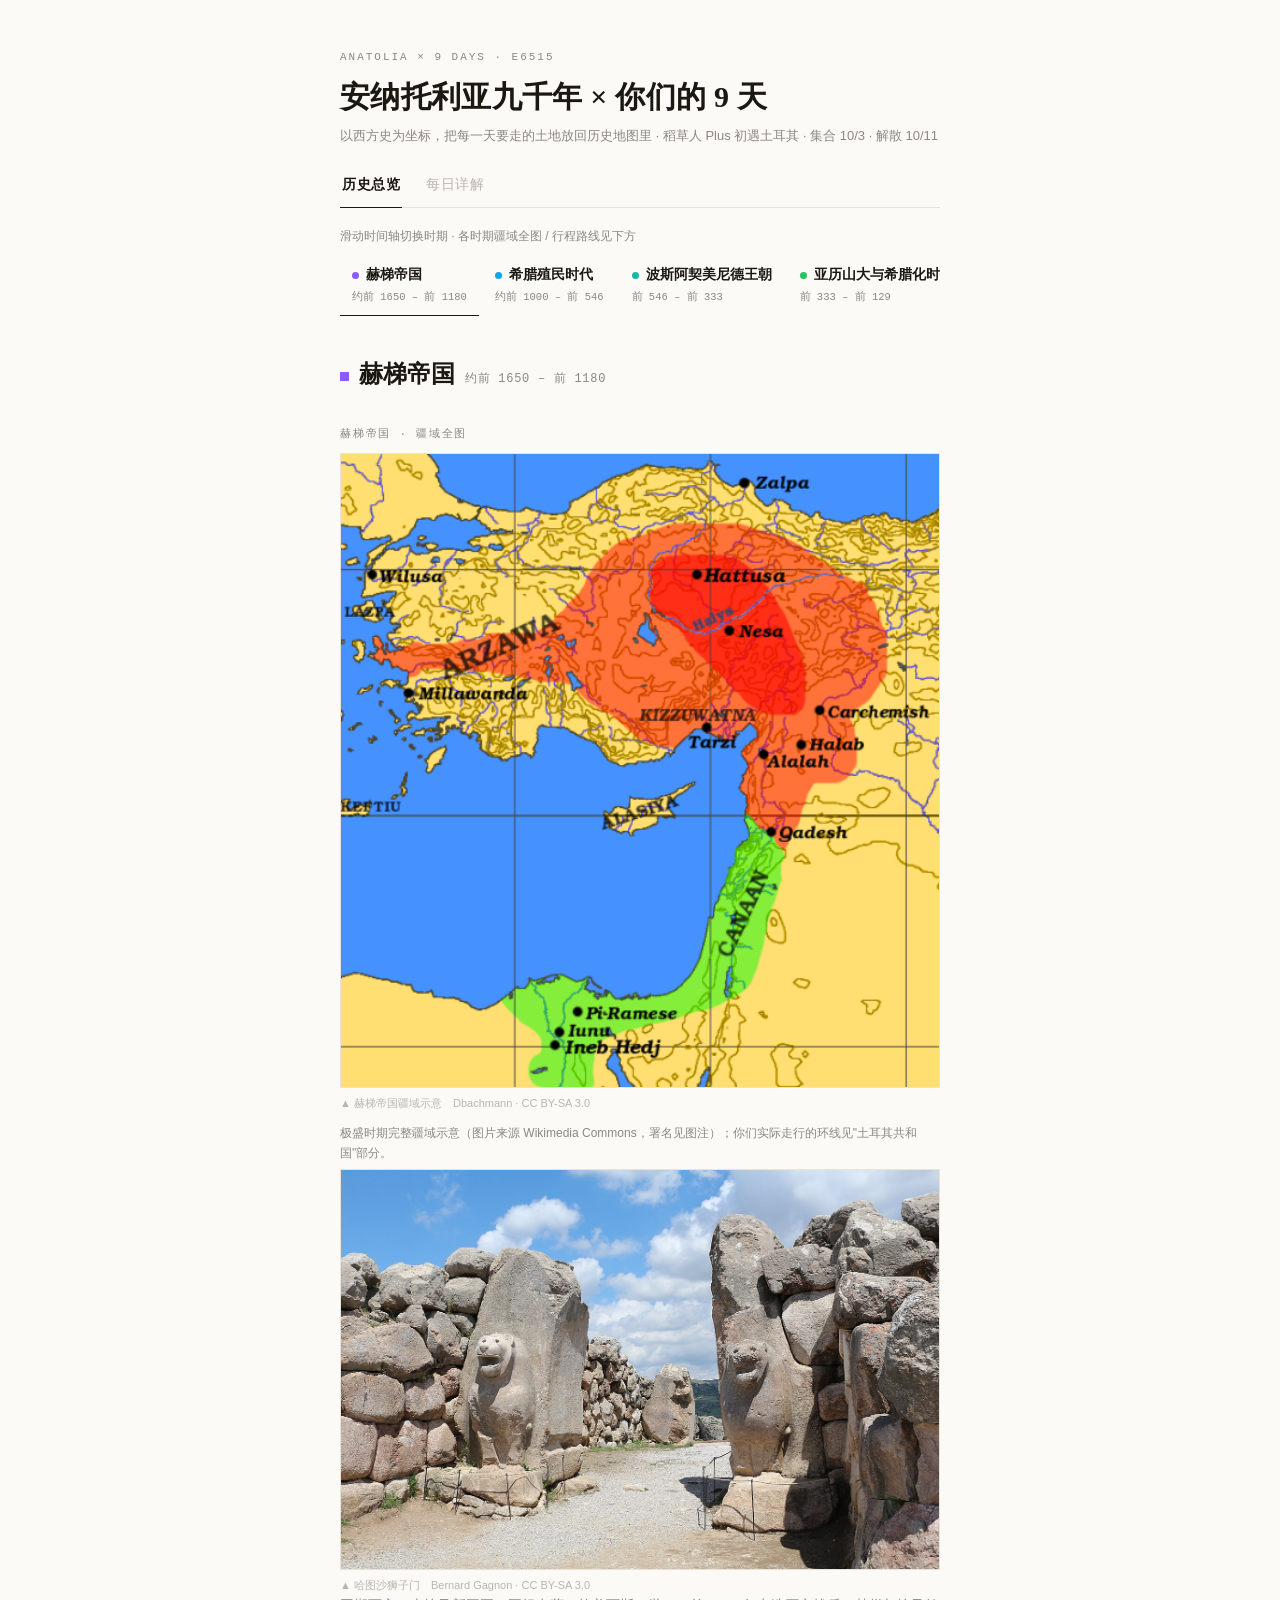
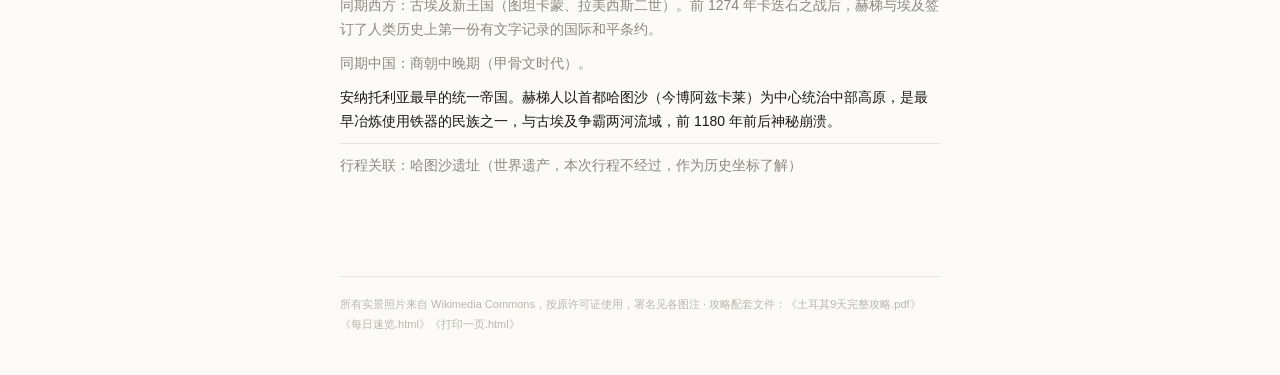
<file: index.html>
<!DOCTYPE html>
<html lang="zh-CN">
<head>
<meta charset="UTF-8">
<meta name="viewport" content="width=device-width, initial-scale=1.0, viewport-fit=cover">
<title>安纳托利亚九千年 × 你们的 9 天 · E6515 初遇土耳其</title>
<link rel="stylesheet" href="styles.css">
</head>
<body>
<div class="wrap">

  <header class="site">
    <div class="kicker">Anatolia × 9 Days · E6515</div>
    <h1>安纳托利亚九千年 × 你们的 9 天</h1>
    <p class="sub">以西方史为坐标，把每一天要走的土地放回历史地图里 · 稻草人 Plus 初遇土耳其 · 集合 10/3 · 解散 10/11</p>
  </header>

  <nav class="topnav">
    <button data-v="history" class="on">历史总览</button>
    <button data-v="days">每日详解</button>
  </nav>

  <main>
    <!-- 历史总览视图 -->
    <section id="view-history" class="view on">
      <p class="tl-tip">滑动时间轴切换时期 · 各时期疆域全图 / 行程路线见下方</p>
      <div id="timeline"></div>
      <div id="periodDetail"></div>
    </section>

    <!-- 每日详解视图 -->
    <section id="view-days" class="view">
      <div id="dayNav"></div>
      <div id="dayTitle"></div>
      <div id="daySchedule"></div>
      <div id="dayHistory"></div>
      <div id="dayExtra"></div>
    </section>
  </main>

  <footer class="site">所有实景照片来自 Wikimedia Commons，按原许可证使用，署名见各图注 · 攻略配套文件：《土耳其9天完整攻略.pdf》《每日速览.html》《打印一页.html》</footer>

</div>

<script src="assets/credits.js"></script>
<script src="data-history.js"></script>
<script src="data-schedule.js"></script>
<script src="app.js"></script>
</body>
</html>
</file>
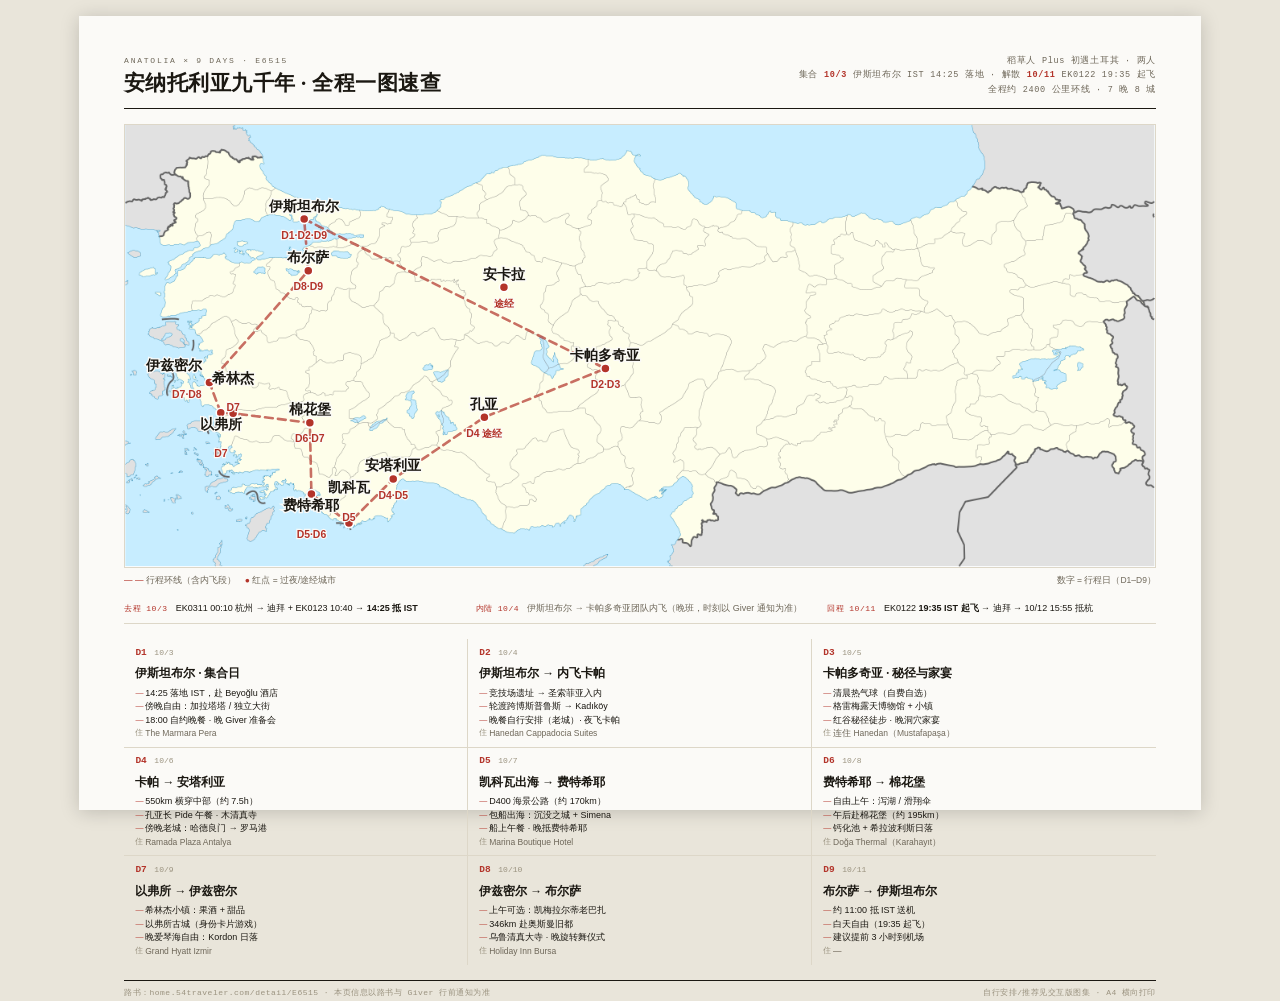
<file: print.html>
<!DOCTYPE html>
<html lang="zh-CN">
<head>
<meta charset="UTF-8">
<meta name="viewport" content="width=device-width, initial-scale=1">
<title>打印一页 · 安纳托利亚 9 天全图速查</title>
<style>
  :root{
    --paper:#FBFAF7; --ink:#1B1812; --sub:#6E6759; --faint:#9A927F;
    --line:#DDD7C8; --red:#B3342A;
    --serif:"Songti SC","STSong",Georgia,"Times New Roman",serif;
    --sans:-apple-system,BlinkMacSystemFont,"PingFang SC","Hiragino Sans GB","Microsoft YaHei",sans-serif;
    --mono:"SF Mono",ui-monospace,Menlo,Consolas,monospace;
  }
  *{margin:0;padding:0;box-sizing:border-box}
  html{-webkit-text-size-adjust:100%}
  body{background:#E9E5DA;color:var(--ink);font-family:var(--sans);
       -webkit-font-smoothing:antialiased;font-size:12px;line-height:1.55;
       -webkit-print-color-adjust:exact;print-color-adjust:exact}

  .sheet{width:297mm;height:210mm;margin:16px auto;background:var(--paper);
         padding:10mm 12mm;display:flex;flex-direction:column;gap:4mm;
         box-shadow:0 2px 18px rgba(0,0,0,.18)}

  /* ---- 页眉 ---- */
  header{display:flex;align-items:baseline;justify-content:space-between;
         border-bottom:1.5px solid var(--ink);padding-bottom:2.2mm}
  .kick{font-family:var(--mono);font-size:8px;letter-spacing:.22em;color:var(--sub);text-transform:uppercase}
  h1{font-family:var(--serif);font-size:21px;font-weight:600;letter-spacing:.02em}
  .meta{font-family:var(--mono);font-size:8.5px;color:var(--sub);letter-spacing:.08em;text-align:right;line-height:1.7}
  .meta b{color:var(--red);font-weight:600}

  /* ---- 全图 ---- */
  .mapwrap{position:relative;border:1px solid var(--line);background:#fff;flex:none}
  .mapwrap img{display:block;width:100%}
  .mapwrap svg{position:absolute;inset:0;width:100%;height:100%}
  .mapfoot{display:flex;justify-content:space-between;margin-top:1.6mm;
           font-size:8.5px;color:var(--sub)}
  .mapfoot .r{color:var(--red)}

  /* ---- 航班条 ---- */
  .flights{display:flex;gap:6mm;border-bottom:1px solid var(--line);padding-bottom:1.8mm}
  .flights .f{flex:1;display:flex;gap:2.2mm;align-items:baseline;font-size:9px}
  .flights .d{font-family:var(--mono);font-size:8px;color:var(--red);white-space:nowrap;letter-spacing:.06em}
  .flights .t{color:var(--sub)}

  /* ---- 九天格 ---- */
  .days{flex:1;display:grid;grid-template-columns:repeat(3,1fr);grid-template-rows:repeat(3,1fr);gap:0}
  .day{border-right:1px solid var(--line);border-bottom:1px solid var(--line);
       padding:1.8mm 3mm;overflow:hidden;display:flex;flex-direction:column;gap:1mm}
  .day:nth-child(3n){border-right:none}
  .day:nth-child(n+7){border-bottom:none}
  .day .dh{display:flex;align-items:baseline;gap:2mm}
  .day .dn{font-family:var(--mono);font-size:9.5px;font-weight:700;color:var(--red)}
  .day .dt{font-family:var(--mono);font-size:8px;color:var(--faint)}
  .day .dm{font-family:var(--serif);font-size:12px;font-weight:600}
  .day ul{list-style:none;font-size:9px;line-height:1.5;color:var(--ink)}
  .day li{padding-left:2.6mm;position:relative}
  .day li::before{content:"—";position:absolute;left:0;color:var(--red);font-size:8px}
  .day li.s::before{color:var(--faint)}
  .day li.hotel{margin-top:auto;color:var(--sub);font-size:8.5px}
  .day li.hotel::before{content:"住";color:var(--faint);font-size:8px}

  footer{flex:none;display:flex;justify-content:space-between;border-top:1.5px solid var(--ink);
         padding-top:1.6mm;font-size:8px;color:var(--faint);font-family:var(--mono);letter-spacing:.06em}

  @media print{
    @page{size:A4 landscape;margin:0}
    body{background:var(--paper)}
    .sheet{margin:0;box-shadow:none}
  }
  @media(max-width:900px){
    body{background:var(--paper);font-size:14px;line-height:1.7}
    .sheet{width:100%;height:auto;min-height:100vh;margin:0;box-shadow:none;padding:14px;gap:10px}
    header{flex-direction:column;gap:6px;border-bottom-width:2px;padding-bottom:10px}
    header h1{font-size:21px}
    .meta{text-align:left;font-size:11px;line-height:1.8}
    .kick{font-size:9px}
    .mapfoot{flex-direction:column;gap:2px;font-size:11px}
    .flights{flex-direction:column;gap:8px;border-bottom-width:1px;padding-bottom:10px}
    .flights .f{font-size:13px;line-height:1.6;flex-direction:column;gap:1px}
    .flights .d{font-size:11px}
    .days{grid-template-columns:1fr;grid-template-rows:none}
    .day{border-bottom:1px solid var(--line)!important;border-right:none!important;padding:12px 2px;gap:3px}
    .day .dh{gap:8px}
    .day .dn{font-size:13px}
    .day .dt{font-size:11px}
    .day .dm{font-size:16px}
    .day ul{font-size:13.5px;line-height:1.75}
    .day li{padding-left:4mm}
    .day li.hotel{font-size:12px}
    footer{flex-direction:column;gap:2px;font-size:10px;padding-top:10px;border-top-width:2px}
  }
</style>
</head>
<body>
<div class="sheet">

  <header>
    <div>
      <div class="kick">ANATOLIA × 9 DAYS · E6515</div>
      <h1>安纳托利亚九千年 · 全程一图速查</h1>
    </div>
    <div class="meta">
      稻草人 Plus 初遇土耳其 · 两人<br>
      集合 <b>10/3</b> 伊斯坦布尔 IST 14:25 落地 · 解散 <b>10/11</b> EK0122 19:35 起飞<br>
      全程约 2400 公里环线 · 7 晚 8 城
    </div>
  </header>

  <div>
    <div class="mapwrap">
      <img src="[data-uri]" alt="土耳其全图">
      <svg viewBox="0 0 1579.4531 677.31348" preserveAspectRatio="none" aria-label="行程路线"></svg>
    </div>
    <div class="mapfoot">
      <span><span class="r">— —</span> 行程环线（含内飞段）　<span class="r">●</span> 红点 = 过夜/途经城市</span>
      <span>数字 = 行程日（D1–D9）</span>
    </div>
  </div>

  <div class="flights">
    <div class="f"><span class="d">去程 10/3</span><span>EK0311 00:10 杭州 → 迪拜 + EK0123 10:40 → <b>14:25 抵 IST</b></span></div>
    <div class="f"><span class="d">内陆 10/4</span><span class="t">伊斯坦布尔 → 卡帕多奇亚团队内飞（晚班，时刻以 Giver 通知为准）</span></div>
    <div class="f"><span class="d">回程 10/11</span><span>EK0122 <b>19:35 IST 起飞</b> → 迪拜 → 10/12 15:55 抵杭</span></div>
  </div>

  <div class="days" id="days"></div>

  <footer>
    <span>路书：home.54traveler.com/detail/E6515 · 本页信息以路书与 Giver 行前通知为准</span>
    <span>自行安排/推荐见交互版图集 · A4 横向打印</span>
  </footer>

</div>

<script>
// 底图 SVG 像素空间（与图集校准一致）
const X = lon => (lon - 25.5) / 20 * 1579.4531;
const Y = lat => (42.5 - lat) / 7 * 677.31348;

const ROUTE = [
  [28.98,41.01],[34.83,38.64],[32.48,37.87],[30.71,36.89],[29.85,36.19],
  [29.12,36.65],[29.09,37.78],[27.60,37.93],[27.36,37.94],[27.14,38.42],
  [29.06,40.19],[28.98,41.01]
];
const CITIES = [
  {n:'伊斯坦布尔',d:'D1·D2·D9',lon:28.98,lat:41.01},
  {n:'布尔萨',d:'D8·D9',lon:29.06,lat:40.19},
  {n:'伊兹密尔',d:'D7·D8',lon:27.14,lat:38.42,anchor:'end',dx:-12,dy:-6},
  {n:'以弗所',d:'D7',lon:27.36,lat:37.94,dy:38},
  {n:'希林杰',d:'D7',lon:27.60,lat:37.93,dy:-34},
  {n:'棉花堡',d:'D6·D7',lon:29.09,lat:37.78},
  {n:'费特希耶',d:'D5·D6',lon:29.12,lat:36.65,dy:38},
  {n:'凯科瓦',d:'D5',lon:29.85,lat:36.19,dy:-34},
  {n:'安塔利亚',d:'D4·D5',lon:30.71,lat:36.89},
  {n:'孔亚',d:'D4 途经',lon:32.48,lat:37.87},
  {n:'卡帕多奇亚',d:'D2·D3',lon:34.83,lat:38.64},
  {n:'安卡拉',d:'途经',lon:32.86,lat:39.93}
];

const routePts = ROUTE.map(p => `${X(p[0]).toFixed(1)},${Y(p[1]).toFixed(1)}`).join(' ');
const dots = CITIES.map(c => {
  const dx = c.dx||0, dy = c.dy||0, a = c.anchor||'middle';
  return `<g transform="translate(${X(c.lon).toFixed(1)},${Y(c.lat).toFixed(1)})">
    <circle r="7" fill="#B3342A" stroke="#fff" stroke-width="2.5"></circle>
    <text x="${dx}" y="${-13+dy}" font-size="21" text-anchor="${a}" fill="#1B1812" font-weight="bold"
      stroke="#FBFAF7" stroke-width="4" paint-order="stroke" style="pointer-events:none">${c.n}</text>
    <text x="${dx}" y="${30+dy}" font-size="16" text-anchor="${a}" fill="#B3342A" font-weight="bold"
      stroke="#FBFAF7" stroke-width="3.5" paint-order="stroke" style="pointer-events:none">${c.d}</text>
  </g>`;
}).join('');
document.querySelector('.mapwrap svg').innerHTML =
  `<polyline points="${routePts}" fill="none" stroke="#B3342A" stroke-width="4"
    stroke-dasharray="12 8" stroke-opacity=".7" stroke-linecap="round" stroke-linejoin="round"></polyline>` + dots;

// 九天格：一级信息（三餐+游玩），交通/住宿小字弱化
const DAYS = [
  {dn:'D1',dt:'10/3',dm:'伊斯坦布尔 · 集合日',items:[
    '14:25 落地 IST，赴 Beyoğlu 酒店',
    '傍晚自由：加拉塔塔 / 独立大街',
    '18:00 自约晚餐 · 晚 Giver 准备会'],
    hotel:'The Marmara Pera'},
  {dn:'D2',dt:'10/4',dm:'伊斯坦布尔 → 内飞卡帕',items:[
    '竞技场遗址 → 圣索菲亚入内',
    '轮渡跨博斯普鲁斯 → Kadıköy',
    '晚餐自行安排（老城）· 夜飞卡帕'],
    hotel:'Hanedan Cappadocia Suites'},
  {dn:'D3',dt:'10/5',dm:'卡帕多奇亚 · 秘径与家宴',items:[
    '清晨热气球（自费自选）',
    '格雷梅露天博物馆 + 小镇',
    '红谷秘径徒步 · 晚洞穴家宴'],
    hotel:'连住 Hanedan（Mustafapaşa）'},
  {dn:'D4',dt:'10/6',dm:'卡帕 → 安塔利亚',items:[
    '550km 横穿中部（约 7.5h）',
    '孔亚长 Pide 午餐 · 木清真寺',
    '傍晚老城：哈德良门 → 罗马港'],
    hotel:'Ramada Plaza Antalya'},
  {dn:'D5',dt:'10/7',dm:'凯科瓦出海 → 费特希耶',items:[
    'D400 海景公路（约 170km）',
    '包船出海：沉没之城 + Simena',
    '船上午餐 · 晚抵费特希耶'],
    hotel:'Marina Boutique Hotel'},
  {dn:'D6',dt:'10/8',dm:'费特希耶 → 棉花堡',items:[
    '自由上午：泻湖 / 滑翔伞',
    '午后赴棉花堡（约 195km）',
    '钙化池 + 希拉波利斯日落'],
    hotel:'Doğa Thermal（Karahayıt）'},
  {dn:'D7',dt:'10/9',dm:'以弗所 → 伊兹密尔',items:[
    '希林杰小镇：果酒 + 甜品',
    '以弗所古城（身份卡片游戏）',
    '晚爱琴海自由：Kordon 日落'],
    hotel:'Grand Hyatt Izmir'},
  {dn:'D8',dt:'10/10',dm:'伊兹密尔 → 布尔萨',items:[
    '上午可选：凯梅拉尔蒂老巴扎',
    '346km 赴奥斯曼旧都',
    '乌鲁清真大寺 · 晚旋转舞仪式'],
    hotel:'Holiday Inn Bursa'},
  {dn:'D9',dt:'10/11',dm:'布尔萨 → 伊斯坦布尔',items:[
    '约 11:00 抵 IST 送机',
    '白天自由（19:35 起飞）',
    '建议提前 3 小时到机场'],
    hotel:'—'}
];
document.getElementById('days').innerHTML = DAYS.map(d => `
  <div class="day">
    <div class="dh"><span class="dn">${d.dn}</span><span class="dt">${d.dt}</span></div>
    <div class="dm">${d.dm}</div>
    <ul>${d.items.map(i => `<li>${i}</li>`).join('')}<li class="hotel">${d.hotel}</li></ul>
  </div>`).join('');
</script>
</body>
</html>
</file>
<file: styles.css>
/* 安纳托利亚九千年 · 编辑排版风格（纸面墨字 + 一点红） */
:root{
  --paper:#FBFAF7;
  --ink:#1B1812;
  --sub:#8B8880;
  --faint:#B9B6AD;
  --line:#E6E3DA;
  --red:#B3342A;
  --serif:"New York",-apple-system,"Songti SC","Noto Serif SC",serif;
  --sans:-apple-system,BlinkMacSystemFont,"PingFang SC","Helvetica Neue",sans-serif;
  --mono:ui-monospace,"SF Mono",Menlo,monospace;
}
*{margin:0;padding:0;box-sizing:border-box}
html{-webkit-text-size-adjust:100%}
body{background:var(--paper);color:var(--ink);font-family:var(--sans);
     -webkit-font-smoothing:antialiased;text-rendering:optimizeLegibility;
     font-size:15px;line-height:1.7}

.wrap{max-width:640px;margin:0 auto;padding:0 20px}

/* ===== 页眉 ===== */
header.site{padding:48px 0 0}
.kicker{font-family:var(--mono);font-size:11px;letter-spacing:.18em;color:var(--sub);text-transform:uppercase}
header.site h1{font-family:var(--serif);font-size:30px;font-weight:600;line-height:1.2;margin-top:12px;letter-spacing:.01em;text-wrap:balance}
header.site .sub{margin-top:10px;font-size:13px;color:var(--sub)}

/* ===== 顶部视图切换 ===== */
.topnav{display:flex;gap:22px;margin:26px 0 0;border-bottom:1px solid var(--line)}
.topnav button{background:none;border:none;font:inherit;font-size:14px;color:var(--faint);
  cursor:pointer;padding:0 2px 10px;letter-spacing:.04em}
.topnav button.on{color:var(--ink);font-weight:600;border-bottom:1.5px solid var(--ink);margin-bottom:-1px}

main{padding-bottom:40px}
.view{display:none}
.view.on{display:block}

/* ===== 历史总览：时期条 ===== */
.tl-tip{margin:18px 0 4px;font-size:12px;color:var(--sub)}
#timeline{display:flex;gap:4px;overflow-x:auto;-webkit-overflow-scrolling:touch;
  padding:8px 0 12px;scrollbar-width:none}
#timeline::-webkit-scrollbar{display:none}
.tl-item{flex:0 0 auto;padding:6px 12px 8px;border-bottom:1.5px solid transparent;cursor:pointer}
.tl-item.on{border-bottom-color:var(--ink)}
.tl-name{font-size:13.5px;font-weight:600;white-space:nowrap;display:flex;align-items:center;gap:7px}
.tl-name::before{content:"";width:7px;height:7px;border-radius:50%;background:var(--dot,var(--red));flex:0 0 auto}
.tl-time{font-family:var(--mono);font-size:10.5px;color:var(--sub);white-space:nowrap;margin-top:2px}

/* ===== 时期详情 ===== */
.pd-head{display:flex;align-items:baseline;gap:10px;padding:26px 0 6px}
.pd-sq{flex:0 0 auto;width:9px;height:9px;transform:translateY(-1px)}
.pd-head h3{font-family:var(--serif);font-size:24px;font-weight:600}
.pd-head .pd-time{font-family:var(--mono);font-size:12px;color:var(--sub);letter-spacing:.06em}
.sec-label{font-family:var(--mono);font-size:11px;letter-spacing:.16em;color:var(--sub);
  text-transform:uppercase;margin:24px 0 10px}
.map-box{position:relative;border:1px solid var(--line);background:#fff;overflow:hidden;
  aspect-ratio:1579.4531/677.31348}
.map-inner{position:absolute;inset:0;width:1579.4531px;height:677.31348px;transform-origin:0 0}
.map-box img{display:block;width:100%}
.map-box svg{position:absolute;inset:0;width:100%;height:100%;touch-action:none}
.map-box svg.dragging{cursor:grabbing}
#zoomCtl{position:absolute;right:8px;bottom:8px;display:flex;flex-direction:column;gap:6px}
#zoomCtl button{width:30px;height:30px;border:1px solid var(--line);background:rgba(255,255,255,.92);
  font-size:15px;color:var(--ink);cursor:pointer;line-height:1}
#zoomCtl button:active{background:var(--line)}
.map-note,.empire-note{margin-top:10px;font-size:12px;color:var(--sub);line-height:1.7}
figure.spot-img{margin:0}
figure.spot-img img{display:block;width:100%;border:1px solid var(--line)}
figure.spot-img figcaption{margin-top:7px;font-size:11px;color:var(--faint);line-height:1.6}
figure.spot-img figcaption .cr{color:var(--faint)}
.pd-grid{margin-top:6px}
.pd-grid p{font-size:14px;margin-bottom:10px}
.pd-west,.pd-east{color:var(--sub);font-size:13.5px}
.pd-sites{font-size:13px;color:var(--sub);border-top:1px solid var(--line);padding-top:10px}

/* ===== 每日详解：日切换 ===== */
#dayNav{display:flex;gap:18px;overflow-x:auto;padding:22px 0 0;scrollbar-width:none}
#dayNav::-webkit-scrollbar{display:none}
#dayNav button{flex:0 0 auto;background:none;border:none;font:inherit;font-size:14px;color:var(--faint);
  cursor:pointer;padding:0 1px 8px}
#dayNav button.on{color:var(--ink);font-weight:600;border-bottom:1.5px solid var(--ink)}

/* ===== 日标题 ===== */
#dayTitle{padding:20px 0 6px;border-bottom:1px solid var(--line)}
#dayTitle h2{font-family:var(--serif);font-size:28px;font-weight:600;line-height:1.25;margin-top:10px;text-wrap:balance}

/* ===== 行程时间线：一条竖线，无分隔行 ===== */
.tl{list-style:none;position:relative;margin-top:14px}
.e{position:relative;display:flex;gap:14px;padding:9px 0;align-items:baseline}
.tl>.e::after{content:"";position:absolute;left:47px;top:0;bottom:0;width:1px;background:var(--line)}
.tl>.e:first-child::after{top:20px}
.tl>.e:last-child::after{bottom:auto;height:20px}
.t{flex:0 0 39px;text-align:right;font-family:var(--mono);font-size:12px;font-weight:600;
   color:var(--ink);letter-spacing:.02em}
.dot{position:absolute;left:44px;top:16px;width:7px;height:7px;border-radius:50%;background:var(--ink)}
.e.self .dot{background:var(--red)}
.c{flex:1;font-size:14.5px;line-height:1.65;padding-left:20px}
.c .who{color:var(--faint);font-size:12.5px}
.c .note{color:var(--sub);font-size:13px}
.c .mark{color:var(--red);font-style:normal;font-weight:500}
.e.l2{padding:5px 0}
.e.l2 .t{font-weight:400;font-size:11px;color:var(--faint)}
.e.l2 .dot{display:none}
.e.l2 .c{font-size:12.5px;color:var(--sub);line-height:1.6;padding-left:20px}
.tl-legend{margin-top:26px;padding-top:12px;border-top:1px solid var(--line);
  font-size:11.5px;color:var(--sub);line-height:1.9}
.tl-legend i{display:inline-block;width:6px;height:6px;border-radius:50%;background:var(--ink);
  margin:0 6px 1px 0;vertical-align:middle}
.tl-legend i.r{background:var(--red)}

/* ===== 城市板块 ===== */
.cities-note{margin:22px 0 0;font-size:12px;color:var(--sub);line-height:1.8}
.city-sec{border-top:1px solid var(--line);margin-top:26px;padding-top:20px}
.city-sec:first-of-type{border-top:none;margin-top:18px;padding-top:0}
.city-kicker{font-family:var(--mono);font-size:11px;letter-spacing:.16em;color:var(--sub);text-transform:uppercase}
.city-sec h3{font-family:var(--serif);font-size:22px;font-weight:600;margin-top:8px}
.city-sec.repeat h3{color:var(--sub)}
.city-sec .note-sec{font-family:var(--sans);font-size:12px;font-weight:400;color:var(--faint)}
.city-head{display:flex;justify-content:space-between;align-items:baseline;gap:12px}
.backref{flex:0 0 auto;background:none;border:none;font:inherit;font-size:12px;color:var(--red);
  cursor:pointer;padding:0;text-decoration:underline;text-underline-offset:3px}
.city-body .block h5{font-family:var(--mono);font-size:11px;font-weight:400;letter-spacing:.16em;
  color:var(--sub);text-transform:uppercase;margin:22px 0 10px}
.city-body p{font-size:14px;margin-bottom:8px}
.city-culture{list-style:none}
.city-culture li{font-size:14px;padding:5px 0 5px 16px;position:relative}
.city-culture li::before{content:"—";position:absolute;left:0;color:var(--red);font-size:12px}

/* ===== 景点 ===== */
.spot{padding:18px 0;border-top:1px solid var(--line)}
.spot:first-child{border-top:none;padding-top:8px}
.spot h4{font-family:var(--serif);font-size:17px;font-weight:600;margin:12px 0 6px}
.spot-his{font-size:14px;color:var(--ink)}
.spot-see{list-style:none;margin-top:8px}
.spot-see li{font-size:13.5px;color:var(--sub);padding:4px 0 4px 16px;position:relative}
.spot-see li::before{content:"—";position:absolute;left:0;color:var(--red);font-size:11px}

/* ===== 自由可选 ===== */
.extra{border-top:1px solid var(--line);margin-top:30px;padding-top:18px}
.extra-label{font-family:var(--mono);font-size:11px;letter-spacing:.16em;color:var(--red);text-transform:uppercase}
.extra h3{font-family:var(--serif);font-size:19px;font-weight:600;margin:8px 0 10px}
.extra ul{list-style:none}
.extra li{font-size:14px;padding:6px 0 6px 16px;position:relative}
.extra li::before{content:"—";position:absolute;left:0;color:var(--faint);font-size:12px}

/* ===== 页脚 ===== */
footer.site{margin-top:48px;padding:18px 0 40px;border-top:1px solid var(--line);
  font-size:11px;color:var(--faint);line-height:1.8}

@media(max-width:480px){
  body{font-size:15.5px;line-height:1.8}
  header.site{padding-top:36px}
  header.site h1{font-size:23px}
  #dayTitle h2{font-size:23px}
  .pd-head h3{font-size:21px}
  .city-sec h3{font-size:20px}
  .e{padding:13px 0}
  .c{font-size:15px;line-height:1.8}
  .e.l2 .c{font-size:13px;line-height:1.7}
  .city-body p{font-size:15px;line-height:1.9;margin-bottom:12px}
  .city-culture li{font-size:15px;padding:8px 0 8px 16px}
  .spot-see li{font-size:14px;padding:7px 0 7px 16px}
  .extra li{font-size:15px;padding:9px 0 9px 16px}
  .city-sec{margin-top:36px;padding-top:26px}
  .tl-legend{line-height:2}
  .map-note,.empire-note{font-size:13px}
}
</file>
